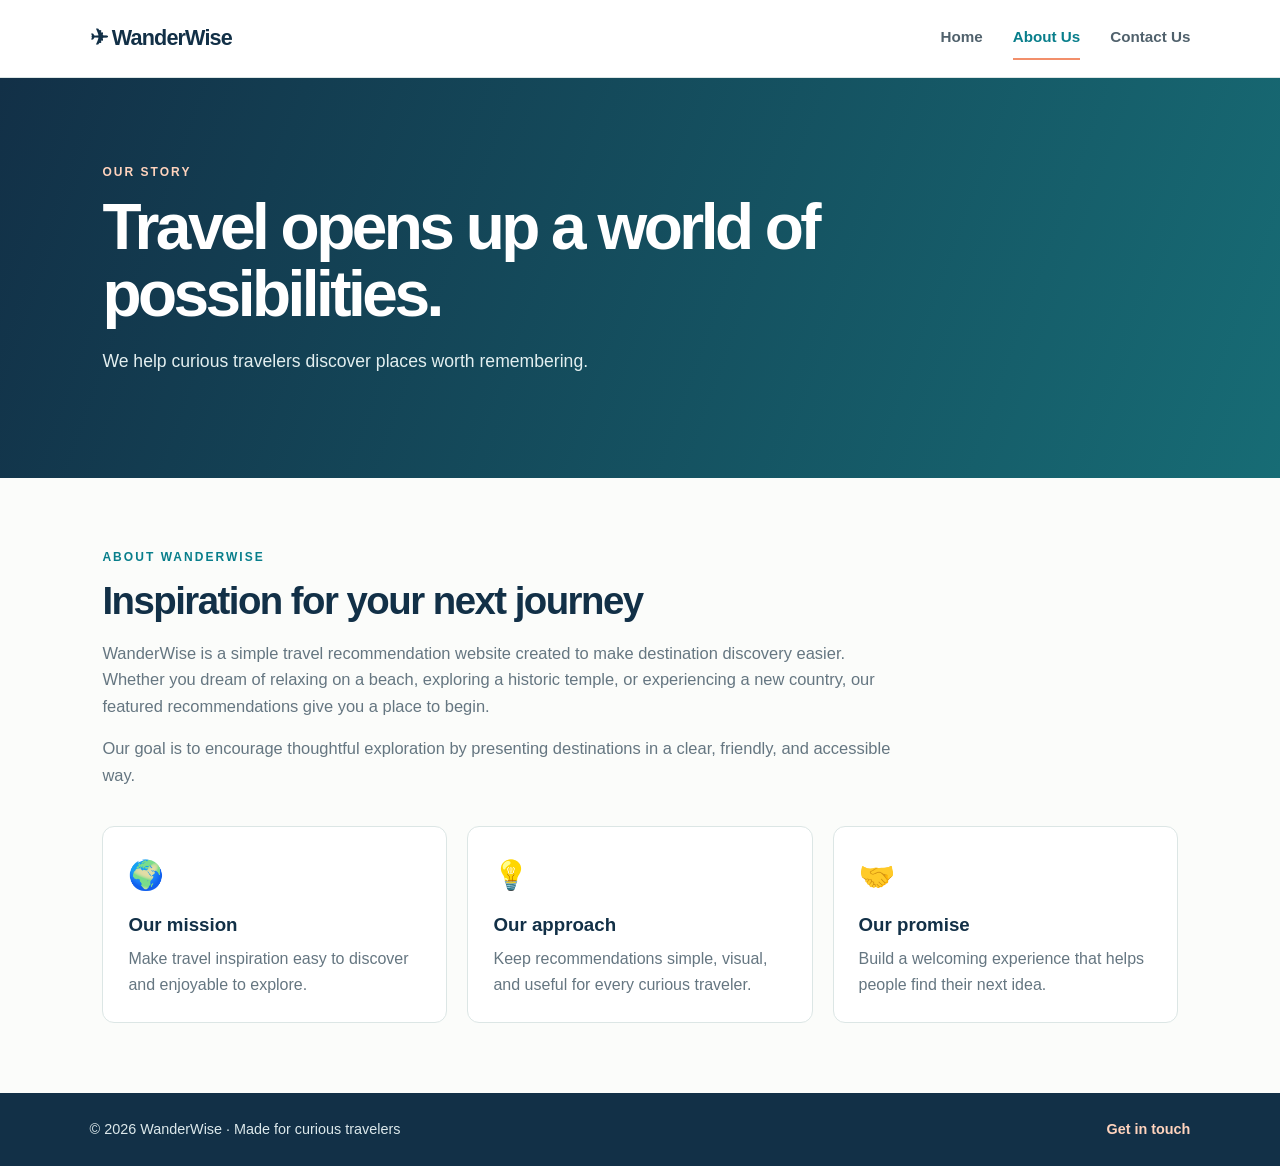
<file: about.html>
<!DOCTYPE html>
<html lang="en">
<head>
  <meta charset="UTF-8">
  <meta name="viewport" content="width=device-width, initial-scale=1.0">
  <title>About Us | WanderWise</title>
  <link rel="stylesheet" href="styles.css">
</head>
<body>
  <header class="site-header">
    <a class="brand" href="index.html">✈ WanderWise</a>
    <nav class="navbar" aria-label="Main navigation">
      <a href="index.html">Home</a><a class="active" href="about.html">About Us</a><a href="contact.html">Contact Us</a>
    </nav>
  </header>
  <main class="inner-page">
    <section class="page-hero about-hero">
      <p class="eyebrow">OUR STORY</p><h1>Travel opens up a world of possibilities.</h1>
      <p>We help curious travelers discover places worth remembering.</p>
    </section>
    <section class="content-section">
      <div class="content-copy">
        <p class="eyebrow">ABOUT WANDERWISE</p><h2>Inspiration for your next journey</h2>
        <p>WanderWise is a simple travel recommendation website created to make destination discovery easier. Whether you dream of relaxing on a beach, exploring a historic temple, or experiencing a new country, our featured recommendations give you a place to begin.</p>
        <p>Our goal is to encourage thoughtful exploration by presenting destinations in a clear, friendly, and accessible way.</p>
      </div>
      <div class="values-grid">
        <article class="value-card"><span>🌍</span><h3>Our mission</h3><p>Make travel inspiration easy to discover and enjoyable to explore.</p></article>
        <article class="value-card"><span>💡</span><h3>Our approach</h3><p>Keep recommendations simple, visual, and useful for every curious traveler.</p></article>
        <article class="value-card"><span>🤝</span><h3>Our promise</h3><p>Build a welcoming experience that helps people find their next idea.</p></article>
      </div>
    </section>
  </main>
  <footer class="site-footer"><p>© 2026 WanderWise · Made for curious travelers</p><a href="contact.html">Get in touch</a></footer>
</body>
</html>
</file>
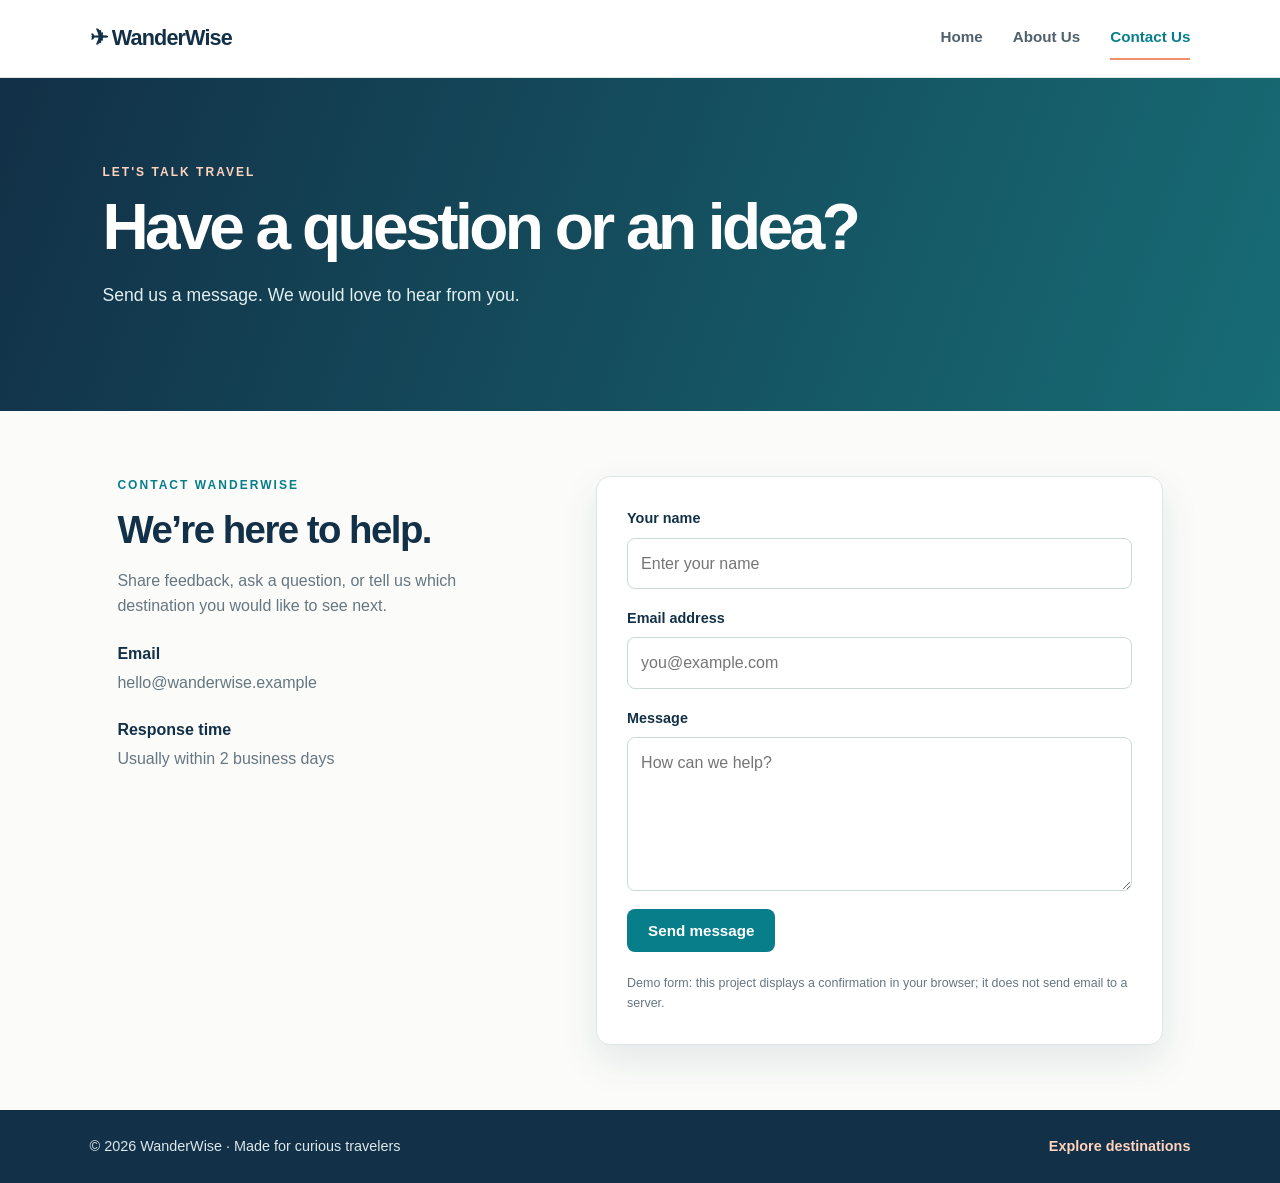
<file: contact.html>
<!DOCTYPE html>
<html lang="en">
<head>
  <meta charset="UTF-8">
  <meta name="viewport" content="width=device-width, initial-scale=1.0">
  <title>Contact Us | WanderWise</title>
  <link rel="stylesheet" href="styles.css">
</head>
<body>
  <header class="site-header">
    <a class="brand" href="index.html">✈ WanderWise</a>
    <nav class="navbar" aria-label="Main navigation">
      <a href="index.html">Home</a><a href="about.html">About Us</a><a class="active" href="contact.html">Contact Us</a>
    </nav>
  </header>
  <main class="inner-page">
    <section class="page-hero contact-hero">
      <p class="eyebrow">LET'S TALK TRAVEL</p><h1>Have a question or an idea?</h1>
      <p>Send us a message. We would love to hear from you.</p>
    </section>
    <section class="contact-layout">
      <div class="contact-info"><p class="eyebrow">CONTACT WANDERWISE</p><h2>We’re here to help.</h2><p>Share feedback, ask a question, or tell us which destination you would like to see next.</p><div class="contact-detail"><strong>Email</strong><span>hello@wanderwise.example</span></div><div class="contact-detail"><strong>Response time</strong><span>Usually within 2 business days</span></div></div>
      <form class="contact-form" id="contactForm">
        <label for="name">Your name</label><input id="name" name="name" type="text" placeholder="Enter your name" required>
        <label for="email">Email address</label><input id="email" name="email" type="email" placeholder="you@example.com" required>
        <label for="message">Message</label><textarea id="message" name="message" rows="5" placeholder="How can we help?" required></textarea>
        <button class="button" type="submit">Send message</button>
        <p id="formMessage" class="form-message" aria-live="polite"></p>
        <p class="form-note">Demo form: this project displays a confirmation in your browser; it does not send email to a server.</p>
      </form>
    </section>
  </main>
  <footer class="site-footer"><p>© 2026 WanderWise · Made for curious travelers</p><a href="index.html">Explore destinations</a></footer>
  <script src="script.js"></script>
</body>
</html>
</file>
<file: styles.css>
:root{--navy:#123047;--teal:#087e8b;--mint:#e8f5f2;--coral:#f28f6b;--ink:#20313d;--muted:#657681;--paper:#fbfcfa;--white:#fff;--line:#dce6e5;--shadow:0 16px 38px rgba(18,48,71,.10)}
*{box-sizing:border-box}html{scroll-behavior:smooth}body{margin:0;background:var(--paper);color:var(--ink);font-family:Arial,Helvetica,sans-serif;line-height:1.6}a{color:inherit;text-decoration:none}.site-header{height:78px;padding:0 7%;display:flex;align-items:center;justify-content:space-between;background:#fff;border-bottom:1px solid var(--line);position:relative;z-index:2}.brand{font-size:1.35rem;font-weight:800;color:var(--navy);letter-spacing:-.04em}.navbar{display:flex;align-items:center;gap:30px}.navbar a{font-size:.95rem;color:#50616c;font-weight:600;padding:8px 0;border-bottom:2px solid transparent}.navbar a:hover,.navbar a.active{color:var(--teal);border-color:var(--coral)}.hero{min-height:510px;display:flex;align-items:center;padding:70px 9%;color:#fff;background:linear-gradient(90deg,rgba(9,35,51,.82),rgba(9,35,51,.12)),url('https://images.unsplash.com/photo-1476514525535-07fb3b4ae5f1?auto=format&fit=crop&w=1800&q=85') center/cover}.hero-content{max-width:610px}.eyebrow{font-size:.75rem;letter-spacing:.17em;font-weight:800;color:var(--teal);margin:0 0 12px}.hero .eyebrow,.page-hero .eyebrow{color:#ffd3bd}.hero h1,.page-hero h1{font-size:clamp(2.6rem,6vw,4.8rem);line-height:1.04;letter-spacing:-.055em;margin:0 0 20px}.hero-copy{font-size:1.12rem;max-width:500px;color:#edf4f5;margin-bottom:30px}.button{display:inline-flex;align-items:center;justify-content:center;border:0;border-radius:8px;padding:13px 21px;background:var(--teal);color:#fff;font-size:.95rem;font-weight:700;cursor:pointer;transition:transform .15s,background .15s}.button:hover{background:#066a75;transform:translateY(-1px)}.button-light{background:#fff;color:var(--navy)}.button-light:hover{background:#f0f6f5}.button-outline{background:transparent;border:1px solid #a8b9be;color:var(--navy)}.button-outline:hover{color:#fff}.search-section{padding:76px 7% 90px;max-width:1440px;margin:auto}.section-heading{text-align:center;max-width:650px;margin:0 auto 28px}.section-heading h2,.content-copy h2,.contact-info h2{font-size:clamp(1.8rem,3vw,2.5rem);letter-spacing:-.04em;color:var(--navy);line-height:1.15;margin:0 0 12px}.section-heading>p:last-child{color:var(--muted);margin:0}.search-form{display:flex;gap:10px;max-width:760px;margin:30px auto 12px}.search-form input{flex:1;min-width:0;padding:14px 16px;border:1px solid #cbd8d8;border-radius:8px;font-size:1rem;background:#fff}.search-form input:focus,.contact-form input:focus,.contact-form textarea:focus{outline:3px solid #bce8e2;border-color:var(--teal)}.search-message{text-align:center;color:var(--muted);font-size:.9rem;min-height:24px;margin-bottom:26px}.recommendation-grid{display:grid;grid-template-columns:repeat(3,minmax(0,1fr));gap:24px}.destination-card{overflow:hidden;background:#fff;border:1px solid var(--line);border-radius:14px;box-shadow:var(--shadow);transition:transform .2s}.destination-card:hover{transform:translateY(-4px)}.destination-card img{width:100%;height:220px;display:block;object-fit:cover}.card-body{padding:19px 20px 22px}.tag{display:inline-block;background:var(--mint);color:var(--teal);border-radius:100px;padding:4px 10px;font-size:.72rem;font-weight:800;text-transform:uppercase;letter-spacing:.08em}.card-body h3{margin:10px 0 6px;color:var(--navy);font-size:1.2rem}.card-body p{margin:0;color:var(--muted);font-size:.94rem}.no-results{text-align:center;color:var(--muted);padding:25px}.site-footer{padding:25px 7%;display:flex;justify-content:space-between;gap:15px;align-items:center;background:var(--navy);color:#dce8eb;font-size:.9rem}.site-footer p{margin:0}.site-footer a{color:#ffd3bd;font-weight:700}.inner-page{min-height:calc(100vh - 150px)}.page-hero{padding:85px 8%;background:linear-gradient(110deg,#123047,#176c75);color:#fff}.page-hero h1{font-size:clamp(2.3rem,5vw,4rem);max-width:800px}.page-hero>p:last-child{font-size:1.1rem;color:#e3eff0;max-width:650px}.content-section{padding:70px 8%;max-width:1300px;margin:auto}.content-copy{max-width:800px}.content-copy>p:not(.eyebrow){color:var(--muted);font-size:1.03rem}.values-grid{display:grid;grid-template-columns:repeat(3,1fr);gap:20px;margin-top:38px}.value-card{padding:25px;background:#fff;border:1px solid var(--line);border-radius:12px}.value-card span{font-size:1.8rem}.value-card h3{color:var(--navy);margin:12px 0 6px}.value-card p{color:var(--muted);margin:0}.contact-layout{display:grid;grid-template-columns:.85fr 1.15fr;gap:60px;padding:65px 8%;max-width:1250px;margin:auto}.contact-info>p:not(.eyebrow){color:var(--muted)}.contact-detail{display:flex;flex-direction:column;margin-top:22px;gap:3px}.contact-detail strong{color:var(--navy)}.contact-detail span{color:var(--muted)}.contact-form{display:flex;flex-direction:column;padding:30px;background:#fff;border:1px solid var(--line);border-radius:14px;box-shadow:var(--shadow)}.contact-form label{font-size:.9rem;font-weight:700;color:var(--navy);margin:0 0 7px}.contact-form input,.contact-form textarea{font:inherit;width:100%;border:1px solid #cbd8d8;border-radius:8px;padding:12px 13px;margin-bottom:18px;resize:vertical}.contact-form .button{align-self:flex-start}.form-message{font-weight:700;color:var(--teal);margin:12px 0 0}.form-note{font-size:.78rem;color:var(--muted);margin:10px 0 0}.sr-only{position:absolute;width:1px;height:1px;padding:0;margin:-1px;overflow:hidden;clip:rect(0,0,0,0);white-space:nowrap;border:0}
@media(max-width:850px){.recommendation-grid{grid-template-columns:repeat(2,minmax(0,1fr))}.contact-layout{grid-template-columns:1fr;gap:30px}.values-grid{grid-template-columns:1fr}}@media(max-width:560px){.site-header{height:auto;min-height:75px;padding:15px 5%;align-items:flex-start;gap:14px;flex-direction:column}.navbar{gap:20px;flex-wrap:wrap}.hero{min-height:470px;padding:55px 7%}.search-section{padding:55px 5%}.search-form{flex-wrap:wrap}.search-form input{flex-basis:100%}.recommendation-grid{grid-template-columns:1fr}.destination-card img{height:230px}.site-footer{align-items:flex-start;flex-direction:column}.page-hero{padding:65px 6%}.content-section,.contact-layout{padding:50px 6%}.contact-form{padding:22px}}
</file>
